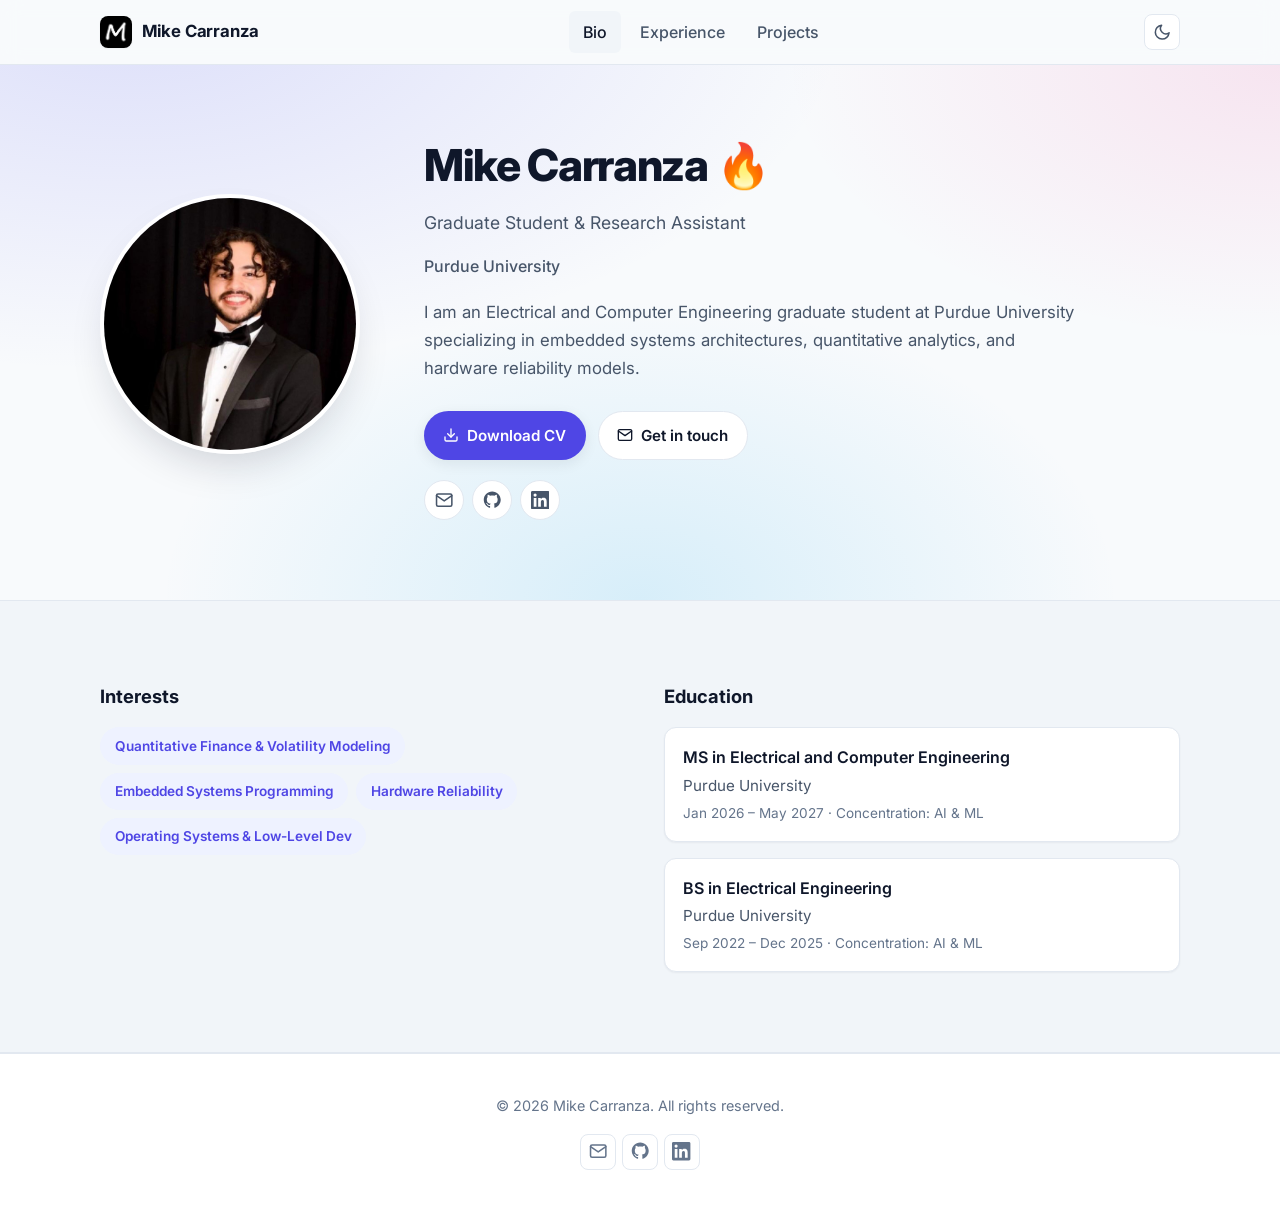
<file: index.html>
<!doctype html>
<html lang="en">
  <head>
    <meta charset="utf-8" />
    <meta name="viewport" content="width=device-width, initial-scale=1" />
    <title>Mike Carranza — Graduate Student & Research Assistant</title>
    <meta
      name="description"
      content="Personal site of Mike (Jose) Carranza — Electrical and Computer Engineering graduate student at Purdue University working on embedded systems, quantitative analytics, and hardware reliability."
    />
    <meta name="author" content="Mike Carranza" />
    <meta name="theme-color" content="#4f46e5" />
    <link rel="icon" type="image/png" href="assets/img/logo.png?v=2" />
    <link rel="apple-touch-icon" href="assets/img/logo.png?v=2" />
    <link rel="shortcut icon" href="assets/img/logo.png?v=2" />
    <link rel="preconnect" href="https://fonts.googleapis.com" />
    <link rel="preconnect" href="https://fonts.gstatic.com" crossorigin />
    <link
      rel="stylesheet"
      href="https://fonts.googleapis.com/css2?family=Inter:wght@400;500;600;700;800&display=swap"
    />
    <link rel="stylesheet" href="assets/css/style.css?v=2" />
    <meta property="og:type" content="profile" />
    <meta property="og:title" content="Mike Carranza" />
    <meta
      property="og:description"
      content="ECE graduate student at Purdue University — embedded systems, quantitative analytics, and hardware reliability."
    />
    <script src="assets/js/main.js?v=2" defer></script>
  </head>
  <body>
    <a href="#main" class="sr-only">Skip to content</a>

    <header class="site-header">
      <div class="container">
        <nav class="nav" aria-label="Primary" data-nav>
          <a href="index.html" class="brand">
            <img
              class="brand-mark"
              src="assets/img/logo.png?v=2"
              alt=""
              width="32"
              height="32"
            />
            <span>Mike Carranza</span>
          </a>

          <ul class="nav-links">
            <li><a href="index.html">Bio</a></li>
            <li><a href="experience.html">Experience</a></li>
            <li><a href="projects.html">Projects</a></li>
          </ul>

          <div class="nav-actions">
            <button
              class="icon-btn theme-toggle"
              type="button"
              data-theme-toggle
              aria-label="Toggle color theme"
              title="Toggle theme"
            >
              <svg
                class="icon-moon"
                viewBox="0 0 24 24"
                fill="none"
                stroke="currentColor"
                stroke-width="2"
                stroke-linecap="round"
                stroke-linejoin="round"
                aria-hidden="true"
              >
                <path d="M21 12.79A9 9 0 1 1 11.21 3 7 7 0 0 0 21 12.79z" />
              </svg>
              <svg
                class="icon-sun"
                viewBox="0 0 24 24"
                fill="none"
                stroke="currentColor"
                stroke-width="2"
                stroke-linecap="round"
                stroke-linejoin="round"
                aria-hidden="true"
              >
                <circle cx="12" cy="12" r="4" />
                <path
                  d="M12 2v2M12 20v2M4.93 4.93l1.41 1.41M17.66 17.66l1.41 1.41M2 12h2M20 12h2M4.93 19.07l1.41-1.41M17.66 6.34l1.41-1.41"
                />
              </svg>
            </button>

            <button
              class="icon-btn menu-btn"
              type="button"
              data-menu-toggle
              aria-label="Toggle navigation menu"
              aria-controls="mobile-menu"
              aria-expanded="false"
            >
              <svg
                viewBox="0 0 24 24"
                fill="none"
                stroke="currentColor"
                stroke-width="2"
                stroke-linecap="round"
                stroke-linejoin="round"
                aria-hidden="true"
              >
                <path d="M3 6h18M3 12h18M3 18h18" />
              </svg>
            </button>
          </div>
        </nav>

        <div
          class="mobile-menu"
          id="mobile-menu"
          data-mobile-menu
          data-nav
        >
          <ul>
            <li><a href="index.html">Bio</a></li>
            <li><a href="experience.html">Experience</a></li>
            <li><a href="projects.html">Projects</a></li>
          </ul>
        </div>
      </div>
    </header>

    <main id="main">
      <section class="hero" aria-labelledby="hero-name">
        <div class="container">
          <div class="hero-grid">
            <img
              class="avatar"
              src="assets/img/me.jpg"
              alt="Portrait of Mike Carranza"
              width="260"
              height="260"
            />

            <div class="hero-body">
              <h1 id="hero-name" class="hero-name">
                Mike Carranza <span aria-hidden="true">🔥</span>
              </h1>
              <p class="hero-role">Graduate Student &amp; Research Assistant</p>
              <p class="hero-affiliation">
                <a
                  href="https://www.purdue.edu/"
                  target="_blank"
                  rel="noopener"
                  >Purdue University</a
                >
              </p>

              <p class="hero-bio">
                I am an Electrical and Computer Engineering graduate student at
                Purdue University specializing in embedded systems
                architectures, quantitative analytics, and hardware reliability
                models.
              </p>

              <div class="hero-actions">
                <a
                  class="btn btn-primary"
                  href="assets/files/resume.pdf"
                  target="_blank"
                  rel="noopener"
                >
                  <svg
                    viewBox="0 0 24 24"
                    fill="none"
                    stroke="currentColor"
                    stroke-width="2"
                    stroke-linecap="round"
                    stroke-linejoin="round"
                    aria-hidden="true"
                  >
                    <path d="M21 15v4a2 2 0 0 1-2 2H5a2 2 0 0 1-2-2v-4" />
                    <polyline points="7 10 12 15 17 10" />
                    <line x1="12" y1="15" x2="12" y2="3" />
                  </svg>
                  Download CV
                </a>

                <a
                  class="btn btn-ghost"
                  href="mailto:jmcarranzae@gmail.com"
                >
                  <svg
                    viewBox="0 0 24 24"
                    fill="none"
                    stroke="currentColor"
                    stroke-width="2"
                    stroke-linecap="round"
                    stroke-linejoin="round"
                    aria-hidden="true"
                  >
                    <path d="M4 4h16c1.1 0 2 .9 2 2v12c0 1.1-.9 2-2 2H4c-1.1 0-2-.9-2-2V6c0-1.1.9-2 2-2z" />
                    <polyline points="22,6 12,13 2,6" />
                  </svg>
                  Get in touch
                </a>
              </div>

              <ul class="social-list" aria-label="Social links">
                <li>
                  <a
                    href="mailto:jmcarranzae@gmail.com"
                    aria-label="Email"
                    title="Email"
                  >
                    <svg
                      viewBox="0 0 24 24"
                      fill="none"
                      stroke="currentColor"
                      stroke-width="2"
                      stroke-linecap="round"
                      stroke-linejoin="round"
                      aria-hidden="true"
                    >
                      <path d="M4 4h16c1.1 0 2 .9 2 2v12c0 1.1-.9 2-2 2H4c-1.1 0-2-.9-2-2V6c0-1.1.9-2 2-2z" />
                      <polyline points="22,6 12,13 2,6" />
                    </svg>
                  </a>
                </li>
                <li>
                  <a
                    href="https://github.com/chepemike25"
                    target="_blank"
                    rel="noopener"
                    aria-label="GitHub"
                    title="GitHub"
                  >
                    <svg
                      viewBox="0 0 24 24"
                      fill="currentColor"
                      aria-hidden="true"
                    >
                      <path
                        d="M12 .5C5.73.5.99 5.24.99 11.51c0 4.86 3.15 8.98 7.53 10.44.55.1.75-.24.75-.53 0-.26-.01-.95-.02-1.86-3.06.66-3.71-1.48-3.71-1.48-.5-1.27-1.22-1.61-1.22-1.61-1-.68.08-.67.08-.67 1.11.08 1.69 1.14 1.69 1.14.98 1.69 2.58 1.2 3.21.92.1-.71.39-1.2.71-1.48-2.45-.28-5.02-1.22-5.02-5.44 0-1.2.43-2.18 1.14-2.95-.12-.28-.5-1.42.11-2.96 0 0 .93-.3 3.05 1.13.88-.24 1.83-.36 2.77-.36.94 0 1.89.12 2.77.36 2.12-1.43 3.05-1.13 3.05-1.13.61 1.54.23 2.68.11 2.96.71.77 1.14 1.75 1.14 2.95 0 4.23-2.58 5.15-5.03 5.42.4.34.75 1.02.75 2.05 0 1.48-.01 2.68-.01 3.05 0 .29.2.64.76.53 4.37-1.46 7.52-5.58 7.52-10.43C23.01 5.24 18.27.5 12 .5z"
                      />
                    </svg>
                  </a>
                </li>
                <li>
                  <a
                    href="https://www.linkedin.com/in/mikecarranza/"
                    target="_blank"
                    rel="noopener"
                    aria-label="LinkedIn"
                    title="LinkedIn"
                  >
                    <svg
                      viewBox="0 0 24 24"
                      fill="currentColor"
                      aria-hidden="true"
                    >
                      <path
                        d="M20.45 20.45h-3.55v-5.57c0-1.33-.03-3.05-1.86-3.05-1.86 0-2.15 1.45-2.15 2.95v5.67H9.35V9h3.41v1.56h.05c.47-.9 1.63-1.85 3.36-1.85 3.6 0 4.27 2.37 4.27 5.45v6.29zM5.34 7.43a2.06 2.06 0 1 1 0-4.13 2.06 2.06 0 0 1 0 4.13zM7.12 20.45H3.56V9h3.56v11.45zM22.22 0H1.77C.79 0 0 .77 0 1.72v20.56C0 23.23.79 24 1.77 24h20.45C23.2 24 24 23.23 24 22.28V1.72C24 .77 23.2 0 22.22 0z"
                      />
                    </svg>
                  </a>
                </li>
              </ul>
            </div>
          </div>
        </div>
      </section>

      <section id="about" class="section-alt">
        <div class="container">
          <div class="info-grid">
            <div class="info-card">
              <h3>Interests</h3>
              <ul class="chip-list">
                <li class="chip">Quantitative Finance &amp; Volatility Modeling</li>
                <li class="chip">Embedded Systems Programming</li>
                <li class="chip">Hardware Reliability</li>
                <li class="chip">Operating Systems &amp; Low-Level Dev</li>
              </ul>
            </div>

            <div class="info-card">
              <h3>Education</h3>
              <ul class="education-list">
                <li>
                  <p class="degree">MS in Electrical and Computer Engineering</p>
                  <p class="school">Purdue University</p>
                  <span class="meta"
                    >Jan 2026 – May 2027 · Concentration: AI &amp; ML</span
                  >
                </li>
                <li>
                  <p class="degree">BS in Electrical Engineering</p>
                  <p class="school">Purdue University</p>
                  <span class="meta"
                    >Sep 2022 – Dec 2025 · Concentration: AI &amp; ML</span
                  >
                </li>
              </ul>
            </div>
          </div>
        </div>
      </section>
    </main>

    <footer class="site-footer">
      <div class="container">
        <div class="footer-grid">
          <p>
            &copy; <span data-year>2026</span> Mike Carranza. All rights
            reserved.
          </p>
          <div class="footer-social" aria-label="Contact">
            <a
              href="mailto:jmcarranzae@gmail.com"
              class="icon-btn"
              aria-label="Email"
            >
              <svg
                viewBox="0 0 24 24"
                fill="none"
                stroke="currentColor"
                stroke-width="2"
                stroke-linecap="round"
                stroke-linejoin="round"
                aria-hidden="true"
              >
                <path d="M4 4h16c1.1 0 2 .9 2 2v12c0 1.1-.9 2-2 2H4c-1.1 0-2-.9-2-2V6c0-1.1.9-2 2-2z" />
                <polyline points="22,6 12,13 2,6" />
              </svg>
            </a>
            <a
              href="https://github.com/chepemike25"
              target="_blank"
              rel="noopener"
              class="icon-btn"
              aria-label="GitHub"
            >
              <svg viewBox="0 0 24 24" fill="currentColor" aria-hidden="true">
                <path
                  d="M12 .5C5.73.5.99 5.24.99 11.51c0 4.86 3.15 8.98 7.53 10.44.55.1.75-.24.75-.53 0-.26-.01-.95-.02-1.86-3.06.66-3.71-1.48-3.71-1.48-.5-1.27-1.22-1.61-1.22-1.61-1-.68.08-.67.08-.67 1.11.08 1.69 1.14 1.69 1.14.98 1.69 2.58 1.2 3.21.92.1-.71.39-1.2.71-1.48-2.45-.28-5.02-1.22-5.02-5.44 0-1.2.43-2.18 1.14-2.95-.12-.28-.5-1.42.11-2.96 0 0 .93-.3 3.05 1.13.88-.24 1.83-.36 2.77-.36.94 0 1.89.12 2.77.36 2.12-1.43 3.05-1.13 3.05-1.13.61 1.54.23 2.68.11 2.96.71.77 1.14 1.75 1.14 2.95 0 4.23-2.58 5.15-5.03 5.42.4.34.75 1.02.75 2.05 0 1.48-.01 2.68-.01 3.05 0 .29.2.64.76.53 4.37-1.46 7.52-5.58 7.52-10.43C23.01 5.24 18.27.5 12 .5z"
                />
              </svg>
            </a>
            <a
              href="https://www.linkedin.com/in/mikecarranza/"
              target="_blank"
              rel="noopener"
              class="icon-btn"
              aria-label="LinkedIn"
            >
              <svg viewBox="0 0 24 24" fill="currentColor" aria-hidden="true">
                <path
                  d="M20.45 20.45h-3.55v-5.57c0-1.33-.03-3.05-1.86-3.05-1.86 0-2.15 1.45-2.15 2.95v5.67H9.35V9h3.41v1.56h.05c.47-.9 1.63-1.85 3.36-1.85 3.6 0 4.27 2.37 4.27 5.45v6.29zM5.34 7.43a2.06 2.06 0 1 1 0-4.13 2.06 2.06 0 0 1 0 4.13zM7.12 20.45H3.56V9h3.56v11.45zM22.22 0H1.77C.79 0 0 .77 0 1.72v20.56C0 23.23.79 24 1.77 24h20.45C23.2 24 24 23.23 24 22.28V1.72C24 .77 23.2 0 22.22 0z"
                />
              </svg>
            </a>
          </div>
        </div>
      </div>
    </footer>
  </body>
</html>
</file>
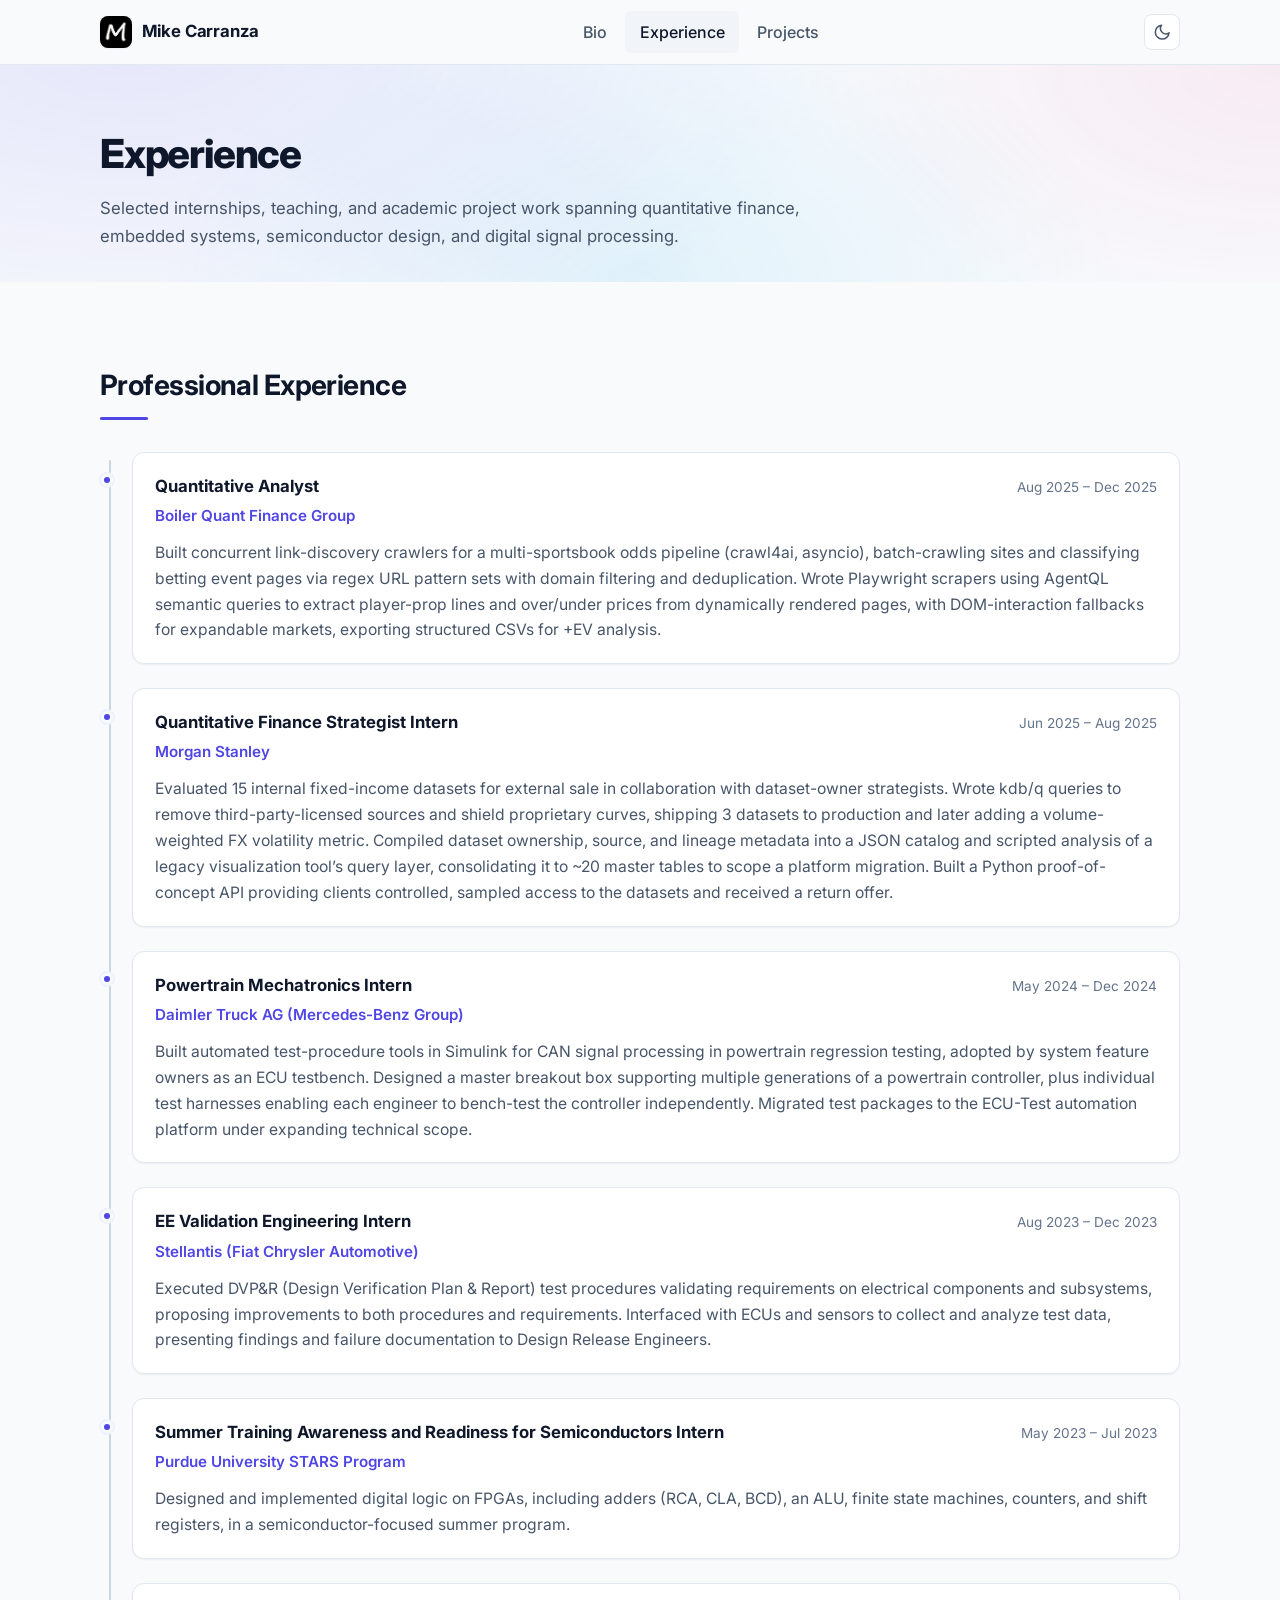
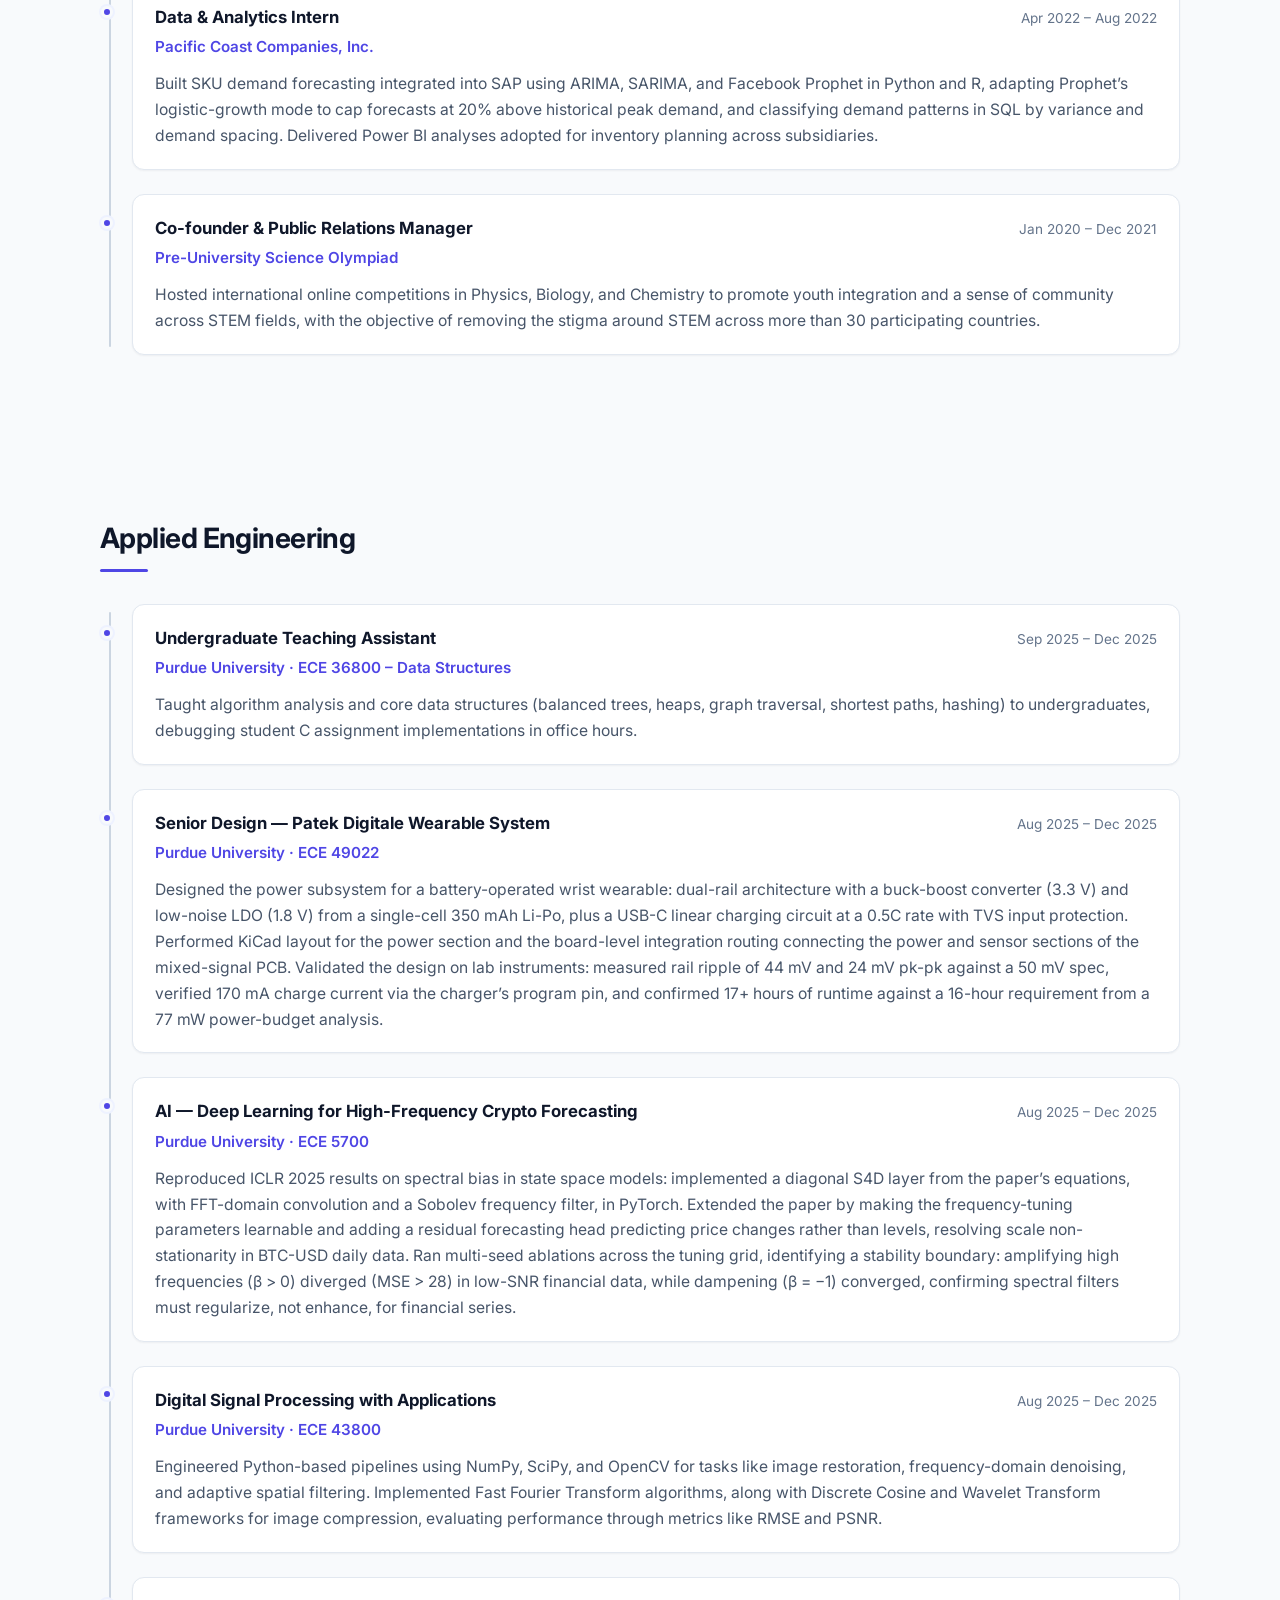
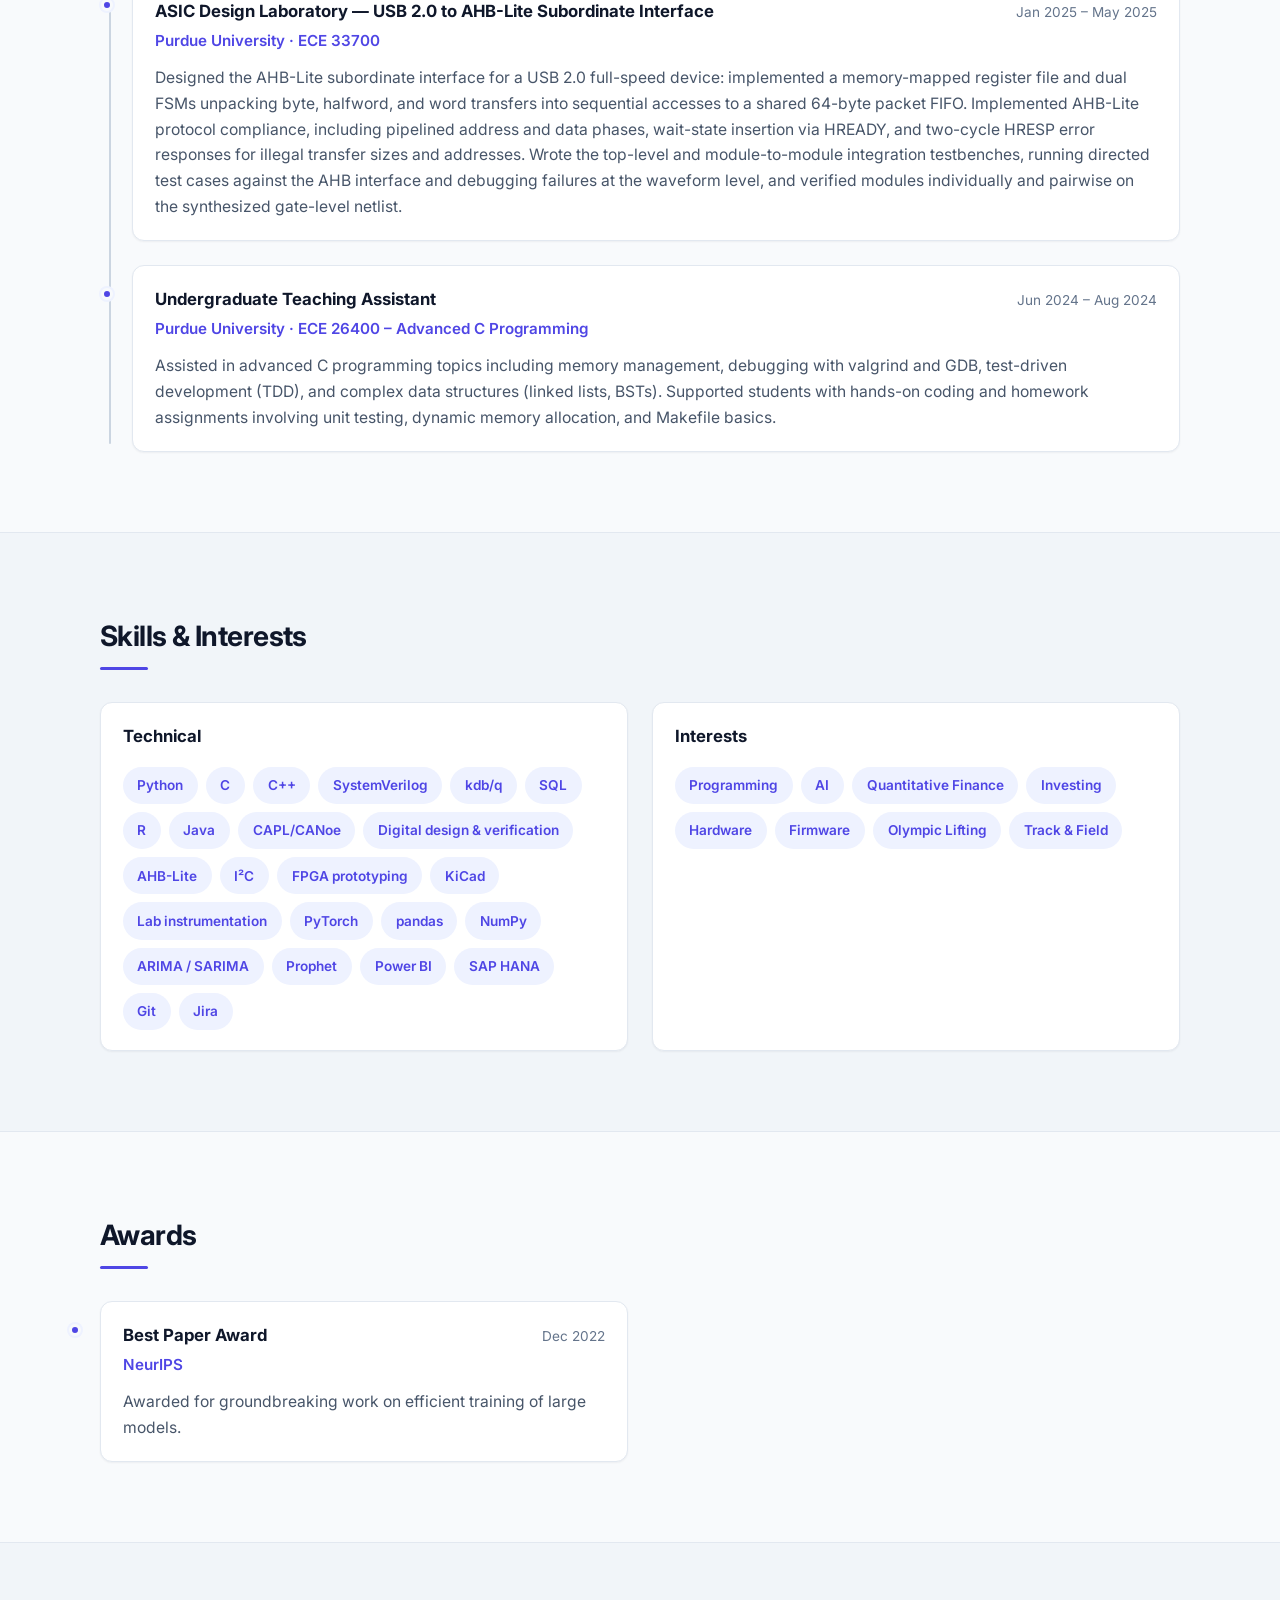
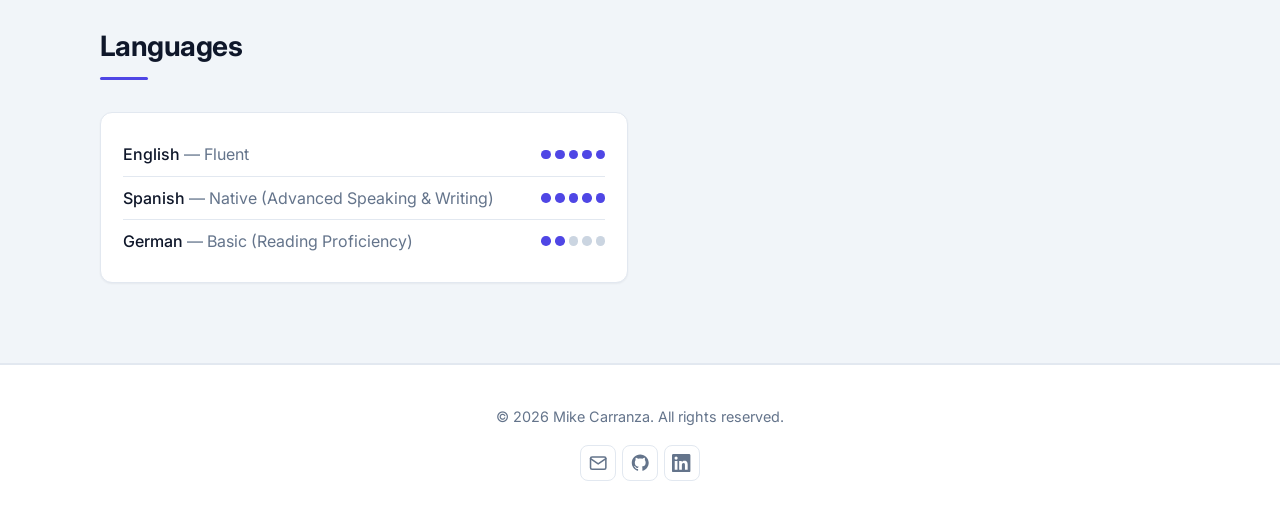
<file: experience.html>
<!doctype html>
<html lang="en">
  <head>
    <meta charset="utf-8" />
    <meta name="viewport" content="width=device-width, initial-scale=1" />
    <title>Experience — Mike Carranza</title>
    <meta
      name="description"
      content="Applied engineering and professional experience of Mike Carranza — internships at Morgan Stanley, Daimler Truck, Stellantis, Pacific Coast, and academic teaching and research at Purdue."
    />
    <meta name="theme-color" content="#4f46e5" />
    <link rel="icon" type="image/png" href="assets/img/logo.png?v=2" />
    <link rel="apple-touch-icon" href="assets/img/logo.png?v=2" />
    <link rel="shortcut icon" href="assets/img/logo.png?v=2" />
    <link rel="preconnect" href="https://fonts.googleapis.com" />
    <link rel="preconnect" href="https://fonts.gstatic.com" crossorigin />
    <link
      rel="stylesheet"
      href="https://fonts.googleapis.com/css2?family=Inter:wght@400;500;600;700;800&display=swap"
    />
    <link rel="stylesheet" href="assets/css/style.css?v=2" />
    <script src="assets/js/main.js?v=2" defer></script>
  </head>
  <body>
    <a href="#main" class="sr-only">Skip to content</a>

    <header class="site-header">
      <div class="container">
        <nav class="nav" aria-label="Primary" data-nav>
          <a href="index.html" class="brand">
            <img
              class="brand-mark"
              src="assets/img/logo.png?v=2"
              alt=""
              width="32"
              height="32"
            />
            <span>Mike Carranza</span>
          </a>

          <ul class="nav-links">
            <li><a href="index.html">Bio</a></li>
            <li><a href="experience.html">Experience</a></li>
            <li><a href="projects.html">Projects</a></li>
          </ul>

          <div class="nav-actions">
            <button
              class="icon-btn theme-toggle"
              type="button"
              data-theme-toggle
              aria-label="Toggle color theme"
              title="Toggle theme"
            >
              <svg
                class="icon-moon"
                viewBox="0 0 24 24"
                fill="none"
                stroke="currentColor"
                stroke-width="2"
                stroke-linecap="round"
                stroke-linejoin="round"
                aria-hidden="true"
              >
                <path d="M21 12.79A9 9 0 1 1 11.21 3 7 7 0 0 0 21 12.79z" />
              </svg>
              <svg
                class="icon-sun"
                viewBox="0 0 24 24"
                fill="none"
                stroke="currentColor"
                stroke-width="2"
                stroke-linecap="round"
                stroke-linejoin="round"
                aria-hidden="true"
              >
                <circle cx="12" cy="12" r="4" />
                <path
                  d="M12 2v2M12 20v2M4.93 4.93l1.41 1.41M17.66 17.66l1.41 1.41M2 12h2M20 12h2M4.93 19.07l1.41-1.41M17.66 6.34l1.41-1.41"
                />
              </svg>
            </button>

            <button
              class="icon-btn menu-btn"
              type="button"
              data-menu-toggle
              aria-label="Toggle navigation menu"
              aria-controls="mobile-menu"
              aria-expanded="false"
            >
              <svg
                viewBox="0 0 24 24"
                fill="none"
                stroke="currentColor"
                stroke-width="2"
                stroke-linecap="round"
                stroke-linejoin="round"
                aria-hidden="true"
              >
                <path d="M3 6h18M3 12h18M3 18h18" />
              </svg>
            </button>
          </div>
        </nav>

        <div
          class="mobile-menu"
          id="mobile-menu"
          data-mobile-menu
          data-nav
        >
          <ul>
            <li><a href="index.html">Bio</a></li>
            <li><a href="experience.html">Experience</a></li>
            <li><a href="projects.html">Projects</a></li>
          </ul>
        </div>
      </div>
    </header>

    <main id="main">
      <section class="page-hero">
        <div class="container">
          <h1 class="page-title">Experience</h1>
          <p class="page-lede">
            Selected internships, teaching, and academic project work spanning
            quantitative finance, embedded systems, semiconductor design, and
            digital signal processing.
          </p>
        </div>
      </section>

      <section>
        <div class="container">
          <h2 class="section-title">Professional Experience</h2>

          <ol class="timeline">
            <li class="timeline-item">
              <div class="timeline-head">
                <div>
                  <p class="timeline-role">Quantitative Analyst</p>
                  <p class="timeline-org">Boiler Quant Finance Group</p>
                </div>
                <span class="timeline-dates">Aug 2025 – Dec 2025</span>
              </div>
              <p class="desc">
                Built concurrent link-discovery crawlers for a multi-sportsbook
                odds pipeline (crawl4ai, asyncio), batch-crawling sites and
                classifying betting event pages via regex URL pattern sets with
                domain filtering and deduplication. Wrote Playwright scrapers
                using AgentQL semantic queries to extract player-prop lines and
                over/under prices from dynamically rendered pages, with
                DOM-interaction fallbacks for expandable markets, exporting
                structured CSVs for +EV analysis.
              </p>
            </li>

            <li class="timeline-item">
              <div class="timeline-head">
                <div>
                  <p class="timeline-role">Quantitative Finance Strategist Intern</p>
                  <p class="timeline-org">Morgan Stanley</p>
                </div>
                <span class="timeline-dates">Jun 2025 – Aug 2025</span>
              </div>
              <p class="desc">
                Evaluated 15 internal fixed-income datasets for external sale
                in collaboration with dataset-owner strategists. Wrote kdb/q
                queries to remove third-party-licensed sources and shield
                proprietary curves, shipping 3 datasets to production and
                later adding a volume-weighted FX volatility metric. Compiled
                dataset ownership, source, and lineage metadata into a JSON
                catalog and scripted analysis of a legacy visualization
                tool&rsquo;s query layer, consolidating it to ~20 master
                tables to scope a platform migration. Built a Python
                proof-of-concept API providing clients controlled, sampled
                access to the datasets and received a return offer.
              </p>
            </li>

            <li class="timeline-item">
              <div class="timeline-head">
                <div>
                  <p class="timeline-role">Powertrain Mechatronics Intern</p>
                  <p class="timeline-org">
                    Daimler Truck AG (Mercedes-Benz Group)
                  </p>
                </div>
                <span class="timeline-dates">May 2024 – Dec 2024</span>
              </div>
              <p class="desc">
                Built automated test-procedure tools in Simulink for CAN
                signal processing in powertrain regression testing, adopted
                by system feature owners as an ECU testbench. Designed a
                master breakout box supporting multiple generations of a
                powertrain controller, plus individual test harnesses enabling
                each engineer to bench-test the controller independently.
                Migrated test packages to the ECU-Test automation platform
                under expanding technical scope.
              </p>
            </li>

            <li class="timeline-item">
              <div class="timeline-head">
                <div>
                  <p class="timeline-role">EE Validation Engineering Intern</p>
                  <p class="timeline-org">
                    Stellantis (Fiat Chrysler Automotive)
                  </p>
                </div>
                <span class="timeline-dates">Aug 2023 – Dec 2023</span>
              </div>
              <p class="desc">
                Executed DVP&amp;R (Design Verification Plan &amp; Report)
                test procedures validating requirements on electrical
                components and subsystems, proposing improvements to both
                procedures and requirements. Interfaced with ECUs and sensors
                to collect and analyze test data, presenting findings and
                failure documentation to Design Release Engineers.
              </p>
            </li>

            <li class="timeline-item">
              <div class="timeline-head">
                <div>
                  <p class="timeline-role">
                    Summer Training Awareness and Readiness for Semiconductors
                    Intern
                  </p>
                  <p class="timeline-org">Purdue University STARS Program</p>
                </div>
                <span class="timeline-dates">May 2023 – Jul 2023</span>
              </div>
              <p class="desc">
                Designed and implemented digital logic on FPGAs, including
                adders (RCA, CLA, BCD), an ALU, finite state machines,
                counters, and shift registers, in a semiconductor-focused
                summer program.
              </p>
            </li>

            <li class="timeline-item">
              <div class="timeline-head">
                <div>
                  <p class="timeline-role">Data &amp; Analytics Intern</p>
                  <p class="timeline-org">Pacific Coast Companies, Inc.</p>
                </div>
                <span class="timeline-dates">Apr 2022 – Aug 2022</span>
              </div>
              <p class="desc">
                Built SKU demand forecasting integrated into SAP using ARIMA,
                SARIMA, and Facebook Prophet in Python and R, adapting
                Prophet&rsquo;s logistic-growth mode to cap forecasts at 20%
                above historical peak demand, and classifying demand patterns
                in SQL by variance and demand spacing. Delivered Power BI
                analyses adopted for inventory planning across subsidiaries.
              </p>
            </li>

            <li class="timeline-item">
              <div class="timeline-head">
                <div>
                  <p class="timeline-role">
                    Co-founder &amp; Public Relations Manager
                  </p>
                  <p class="timeline-org">Pre-University Science Olympiad</p>
                </div>
                <span class="timeline-dates">Jan 2020 – Dec 2021</span>
              </div>
              <p class="desc">
                Hosted international online competitions in Physics, Biology,
                and Chemistry to promote youth integration and a sense of
                community across STEM fields, with the objective of removing
                the stigma around STEM across more than 30 participating
                countries.
              </p>
            </li>
          </ol>
        </div>
      </section>

      <section>
        <div class="container">
          <h2 class="section-title">Applied Engineering</h2>

          <ol class="timeline">
            <li class="timeline-item">
              <div class="timeline-head">
                <div>
                  <p class="timeline-role">Undergraduate Teaching Assistant</p>
                  <p class="timeline-org">
                    Purdue University · ECE 36800 – Data Structures
                  </p>
                </div>
                <span class="timeline-dates">Sep 2025 – Dec 2025</span>
              </div>
              <p class="desc">
                Taught algorithm analysis and core data structures (balanced
                trees, heaps, graph traversal, shortest paths, hashing) to
                undergraduates, debugging student C assignment implementations
                in office hours.
              </p>
            </li>

            <li class="timeline-item">
              <div class="timeline-head">
                <div>
                  <p class="timeline-role">
                    Senior Design — Patek Digitale Wearable System
                  </p>
                  <p class="timeline-org">
                    Purdue University · ECE 49022
                  </p>
                </div>
                <span class="timeline-dates">Aug 2025 – Dec 2025</span>
              </div>
              <p class="desc">
                Designed the power subsystem for a battery-operated wrist
                wearable: dual-rail architecture with a buck-boost converter
                (3.3&nbsp;V) and low-noise LDO (1.8&nbsp;V) from a single-cell
                350&nbsp;mAh Li-Po, plus a USB-C linear charging circuit at a
                0.5C rate with TVS input protection. Performed KiCad layout
                for the power section and the board-level integration routing
                connecting the power and sensor sections of the mixed-signal
                PCB. Validated the design on lab instruments: measured rail
                ripple of 44&nbsp;mV and 24&nbsp;mV pk-pk against a 50&nbsp;mV
                spec, verified 170&nbsp;mA charge current via the charger&rsquo;s
                program pin, and confirmed 17+ hours of runtime against a
                16-hour requirement from a 77&nbsp;mW power-budget analysis.
              </p>
            </li>

            <li class="timeline-item">
              <div class="timeline-head">
                <div>
                  <p class="timeline-role">
                    AI — Deep Learning for High-Frequency Crypto Forecasting
                  </p>
                  <p class="timeline-org">Purdue University · ECE 5700</p>
                </div>
                <span class="timeline-dates">Aug 2025 – Dec 2025</span>
              </div>
              <p class="desc">
                Reproduced ICLR 2025 results on spectral bias in state space
                models: implemented a diagonal S4D layer from the paper&rsquo;s
                equations, with FFT-domain convolution and a Sobolev frequency
                filter, in PyTorch. Extended the paper by making the
                frequency-tuning parameters learnable and adding a residual
                forecasting head predicting price changes rather than levels,
                resolving scale non-stationarity in BTC-USD daily data. Ran
                multi-seed ablations across the tuning grid, identifying a
                stability boundary: amplifying high frequencies (&beta; &gt; 0)
                diverged (MSE &gt; 28) in low-SNR financial data, while
                dampening (&beta; = &minus;1) converged, confirming spectral
                filters must regularize, not enhance, for financial series.
              </p>
            </li>

            <li class="timeline-item">
              <div class="timeline-head">
                <div>
                  <p class="timeline-role">
                    Digital Signal Processing with Applications
                  </p>
                  <p class="timeline-org">Purdue University · ECE 43800</p>
                </div>
                <span class="timeline-dates">Aug 2025 – Dec 2025</span>
              </div>
              <p class="desc">
                Engineered Python-based pipelines using NumPy, SciPy, and
                OpenCV for tasks like image restoration, frequency-domain
                denoising, and adaptive spatial filtering. Implemented Fast
                Fourier Transform algorithms, along with Discrete Cosine and
                Wavelet Transform frameworks for image compression, evaluating
                performance through metrics like RMSE and PSNR.
              </p>
            </li>

            <li class="timeline-item">
              <div class="timeline-head">
                <div>
                  <p class="timeline-role">
                    ASIC Design Laboratory — USB 2.0 to AHB-Lite Subordinate
                    Interface
                  </p>
                  <p class="timeline-org">Purdue University · ECE 33700</p>
                </div>
                <span class="timeline-dates">Jan 2025 – May 2025</span>
              </div>
              <p class="desc">
                Designed the AHB-Lite subordinate interface for a USB 2.0
                full-speed device: implemented a memory-mapped register file
                and dual FSMs unpacking byte, halfword, and word transfers
                into sequential accesses to a shared 64-byte packet FIFO.
                Implemented AHB-Lite protocol compliance, including pipelined
                address and data phases, wait-state insertion via HREADY, and
                two-cycle HRESP error responses for illegal transfer sizes and
                addresses. Wrote the top-level and module-to-module
                integration testbenches, running directed test cases against
                the AHB interface and debugging failures at the waveform
                level, and verified modules individually and pairwise on the
                synthesized gate-level netlist.
              </p>
            </li>

            <li class="timeline-item">
              <div class="timeline-head">
                <div>
                  <p class="timeline-role">Undergraduate Teaching Assistant</p>
                  <p class="timeline-org">
                    Purdue University · ECE 26400 – Advanced C Programming
                  </p>
                </div>
                <span class="timeline-dates">Jun 2024 – Aug 2024</span>
              </div>
              <p class="desc">
                Assisted in advanced C programming topics including memory
                management, debugging with valgrind and GDB, test-driven
                development (TDD), and complex data structures (linked lists,
                BSTs). Supported students with hands-on coding and homework
                assignments involving unit testing, dynamic memory allocation,
                and Makefile basics.
              </p>
            </li>
          </ol>
        </div>
      </section>

      <section class="section-alt">
        <div class="container">
          <h2 class="section-title">Skills &amp; Interests</h2>

          <div class="grid-2">
            <div class="skill-group">
              <h3>Technical</h3>
              <ul class="chip-list">
                <li class="chip">Python</li>
                <li class="chip">C</li>
                <li class="chip">C++</li>
                <li class="chip">SystemVerilog</li>
                <li class="chip">kdb/q</li>
                <li class="chip">SQL</li>
                <li class="chip">R</li>
                <li class="chip">Java</li>
                <li class="chip">CAPL/CANoe</li>
                <li class="chip">Digital design &amp; verification</li>
                <li class="chip">AHB-Lite</li>
                <li class="chip">I²C</li>
                <li class="chip">FPGA prototyping</li>
                <li class="chip">KiCad</li>
                <li class="chip">Lab instrumentation</li>
                <li class="chip">PyTorch</li>
                <li class="chip">pandas</li>
                <li class="chip">NumPy</li>
                <li class="chip">ARIMA / SARIMA</li>
                <li class="chip">Prophet</li>
                <li class="chip">Power BI</li>
                <li class="chip">SAP HANA</li>
                <li class="chip">Git</li>
                <li class="chip">Jira</li>
              </ul>
            </div>

            <div class="skill-group">
              <h3>Interests</h3>
              <ul class="chip-list">
                <li class="chip">Programming</li>
                <li class="chip">AI</li>
                <li class="chip">Quantitative Finance</li>
                <li class="chip">Investing</li>
                <li class="chip">Hardware</li>
                <li class="chip">Firmware</li>
                <li class="chip">Olympic Lifting</li>
                <li class="chip">Track &amp; Field</li>
              </ul>
            </div>
          </div>
        </div>
      </section>

      <section>
        <div class="container">
          <h2 class="section-title">Awards</h2>
          <div class="grid-2">
            <article class="timeline-item">
              <div class="timeline-head">
                <div>
                  <p class="timeline-role">Best Paper Award</p>
                  <p class="timeline-org">NeurIPS</p>
                </div>
                <span class="timeline-dates">Dec 2022</span>
              </div>
              <p class="desc">
                Awarded for groundbreaking work on efficient training of large
                models.
              </p>
            </article>
          </div>
        </div>
      </section>

      <section class="section-alt">
        <div class="container">
          <h2 class="section-title">Languages</h2>
          <div class="grid-2">
            <div class="skill-group">
              <div class="skill-row">
                <span class="skill-label">English <em style="color:var(--fg-subtle); font-style:normal; font-weight:400">— Fluent</em></span>
                <span
                  class="skill-dots"
                  role="img"
                  aria-label="Level 5 out of 5"
                >
                  <span class="on"></span><span class="on"></span
                  ><span class="on"></span><span class="on"></span
                  ><span class="on"></span>
                </span>
              </div>
              <div class="skill-row">
                <span class="skill-label">Spanish <em style="color:var(--fg-subtle); font-style:normal; font-weight:400">— Native (Advanced Speaking &amp; Writing)</em></span>
                <span
                  class="skill-dots"
                  role="img"
                  aria-label="Level 5 out of 5"
                >
                  <span class="on"></span><span class="on"></span
                  ><span class="on"></span><span class="on"></span
                  ><span class="on"></span>
                </span>
              </div>
              <div class="skill-row">
                <span class="skill-label">German <em style="color:var(--fg-subtle); font-style:normal; font-weight:400">— Basic (Reading Proficiency)</em></span>
                <span
                  class="skill-dots"
                  role="img"
                  aria-label="Level 2 out of 5"
                >
                  <span class="on"></span><span class="on"></span
                  ><span></span><span></span
                  ><span></span>
                </span>
              </div>
            </div>
          </div>
        </div>
      </section>
    </main>

    <footer class="site-footer">
      <div class="container">
        <div class="footer-grid">
          <p>
            &copy; <span data-year>2026</span> Mike Carranza. All rights
            reserved.
          </p>
          <div class="footer-social" aria-label="Contact">
            <a
              href="mailto:jmcarranzae@gmail.com"
              class="icon-btn"
              aria-label="Email"
            >
              <svg
                viewBox="0 0 24 24"
                fill="none"
                stroke="currentColor"
                stroke-width="2"
                stroke-linecap="round"
                stroke-linejoin="round"
                aria-hidden="true"
              >
                <path d="M4 4h16c1.1 0 2 .9 2 2v12c0 1.1-.9 2-2 2H4c-1.1 0-2-.9-2-2V6c0-1.1.9-2 2-2z" />
                <polyline points="22,6 12,13 2,6" />
              </svg>
            </a>
            <a
              href="https://github.com/chepemike25"
              target="_blank"
              rel="noopener"
              class="icon-btn"
              aria-label="GitHub"
            >
              <svg viewBox="0 0 24 24" fill="currentColor" aria-hidden="true">
                <path
                  d="M12 .5C5.73.5.99 5.24.99 11.51c0 4.86 3.15 8.98 7.53 10.44.55.1.75-.24.75-.53 0-.26-.01-.95-.02-1.86-3.06.66-3.71-1.48-3.71-1.48-.5-1.27-1.22-1.61-1.22-1.61-1-.68.08-.67.08-.67 1.11.08 1.69 1.14 1.69 1.14.98 1.69 2.58 1.2 3.21.92.1-.71.39-1.2.71-1.48-2.45-.28-5.02-1.22-5.02-5.44 0-1.2.43-2.18 1.14-2.95-.12-.28-.5-1.42.11-2.96 0 0 .93-.3 3.05 1.13.88-.24 1.83-.36 2.77-.36.94 0 1.89.12 2.77.36 2.12-1.43 3.05-1.13 3.05-1.13.61 1.54.23 2.68.11 2.96.71.77 1.14 1.75 1.14 2.95 0 4.23-2.58 5.15-5.03 5.42.4.34.75 1.02.75 2.05 0 1.48-.01 2.68-.01 3.05 0 .29.2.64.76.53 4.37-1.46 7.52-5.58 7.52-10.43C23.01 5.24 18.27.5 12 .5z"
                />
              </svg>
            </a>
            <a
              href="https://www.linkedin.com/in/mikecarranza/"
              target="_blank"
              rel="noopener"
              class="icon-btn"
              aria-label="LinkedIn"
            >
              <svg viewBox="0 0 24 24" fill="currentColor" aria-hidden="true">
                <path
                  d="M20.45 20.45h-3.55v-5.57c0-1.33-.03-3.05-1.86-3.05-1.86 0-2.15 1.45-2.15 2.95v5.67H9.35V9h3.41v1.56h.05c.47-.9 1.63-1.85 3.36-1.85 3.6 0 4.27 2.37 4.27 5.45v6.29zM5.34 7.43a2.06 2.06 0 1 1 0-4.13 2.06 2.06 0 0 1 0 4.13zM7.12 20.45H3.56V9h3.56v11.45zM22.22 0H1.77C.79 0 0 .77 0 1.72v20.56C0 23.23.79 24 1.77 24h20.45C23.2 24 24 23.23 24 22.28V1.72C24 .77 23.2 0 22.22 0z"
                />
              </svg>
            </a>
          </div>
        </div>
      </div>
    </footer>
  </body>
</html>
</file>
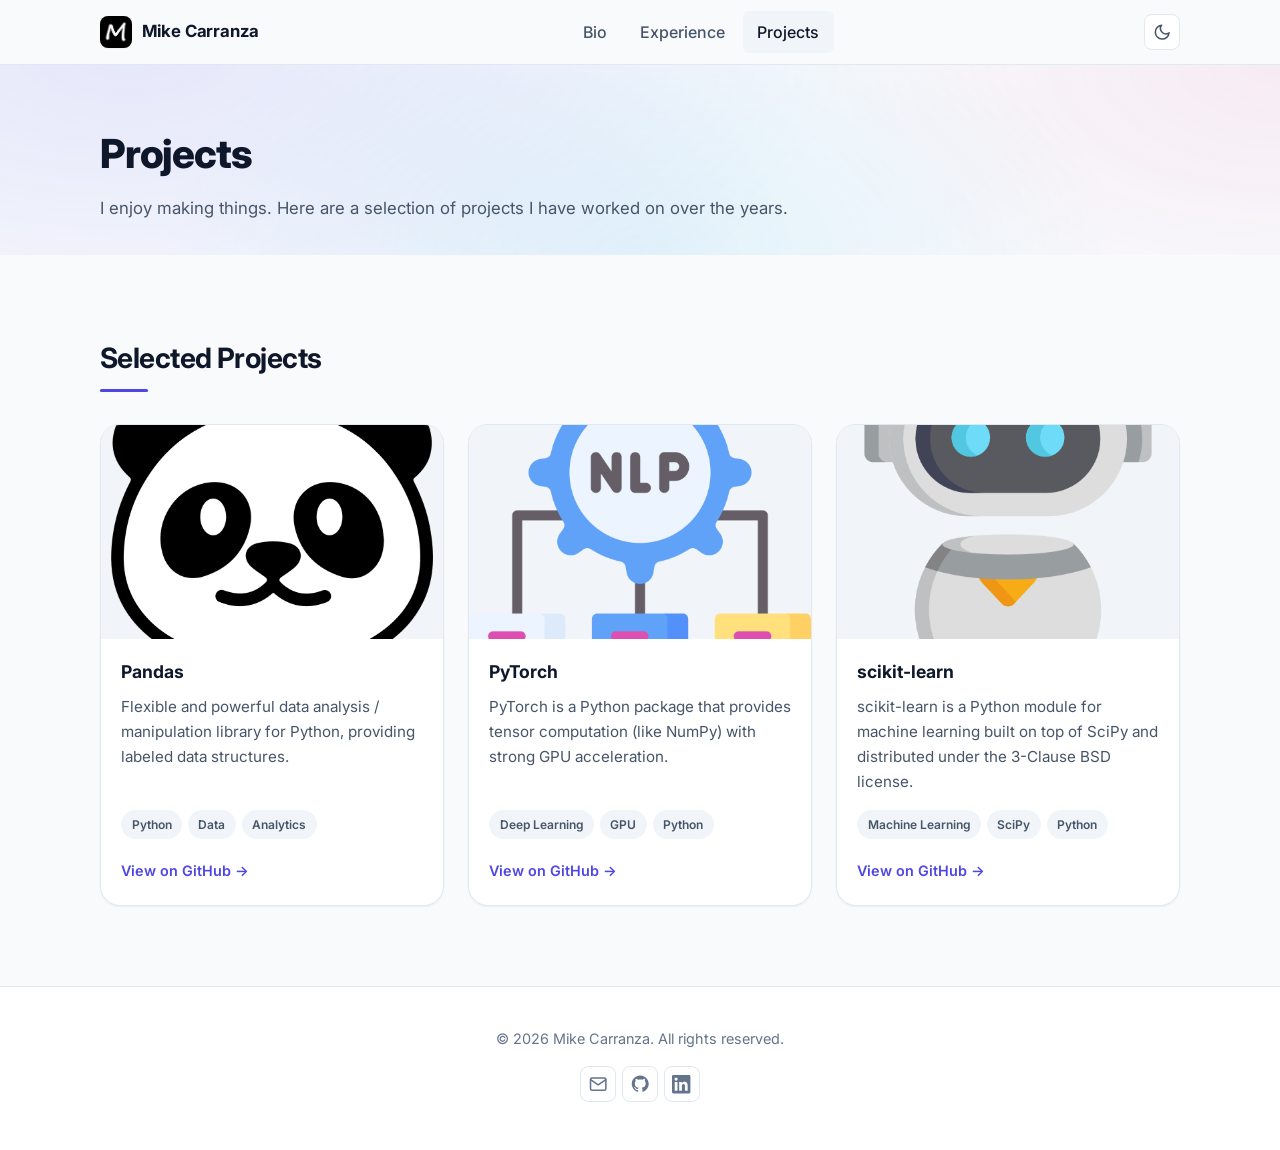
<file: projects.html>
<!doctype html>
<html lang="en">
  <head>
    <meta charset="utf-8" />
    <meta name="viewport" content="width=device-width, initial-scale=1" />
    <title>Projects — Mike Carranza</title>
    <meta
      name="description"
      content="A selection of projects I have worked on — covering data analysis, deep learning, and classical machine learning."
    />
    <meta name="theme-color" content="#4f46e5" />
    <link rel="icon" type="image/png" href="assets/img/logo.png?v=2" />
    <link rel="apple-touch-icon" href="assets/img/logo.png?v=2" />
    <link rel="shortcut icon" href="assets/img/logo.png?v=2" />
    <link rel="preconnect" href="https://fonts.googleapis.com" />
    <link rel="preconnect" href="https://fonts.gstatic.com" crossorigin />
    <link
      rel="stylesheet"
      href="https://fonts.googleapis.com/css2?family=Inter:wght@400;500;600;700;800&display=swap"
    />
    <link rel="stylesheet" href="assets/css/style.css?v=2" />
    <script src="assets/js/main.js?v=2" defer></script>
  </head>
  <body>
    <a href="#main" class="sr-only">Skip to content</a>

    <header class="site-header">
      <div class="container">
        <nav class="nav" aria-label="Primary" data-nav>
          <a href="index.html" class="brand">
            <img
              class="brand-mark"
              src="assets/img/logo.png?v=2"
              alt=""
              width="32"
              height="32"
            />
            <span>Mike Carranza</span>
          </a>

          <ul class="nav-links">
            <li><a href="index.html">Bio</a></li>
            <li><a href="experience.html">Experience</a></li>
            <li><a href="projects.html">Projects</a></li>
          </ul>

          <div class="nav-actions">
            <button
              class="icon-btn theme-toggle"
              type="button"
              data-theme-toggle
              aria-label="Toggle color theme"
              title="Toggle theme"
            >
              <svg
                class="icon-moon"
                viewBox="0 0 24 24"
                fill="none"
                stroke="currentColor"
                stroke-width="2"
                stroke-linecap="round"
                stroke-linejoin="round"
                aria-hidden="true"
              >
                <path d="M21 12.79A9 9 0 1 1 11.21 3 7 7 0 0 0 21 12.79z" />
              </svg>
              <svg
                class="icon-sun"
                viewBox="0 0 24 24"
                fill="none"
                stroke="currentColor"
                stroke-width="2"
                stroke-linecap="round"
                stroke-linejoin="round"
                aria-hidden="true"
              >
                <circle cx="12" cy="12" r="4" />
                <path
                  d="M12 2v2M12 20v2M4.93 4.93l1.41 1.41M17.66 17.66l1.41 1.41M2 12h2M20 12h2M4.93 19.07l1.41-1.41M17.66 6.34l1.41-1.41"
                />
              </svg>
            </button>

            <button
              class="icon-btn menu-btn"
              type="button"
              data-menu-toggle
              aria-label="Toggle navigation menu"
              aria-controls="mobile-menu"
              aria-expanded="false"
            >
              <svg
                viewBox="0 0 24 24"
                fill="none"
                stroke="currentColor"
                stroke-width="2"
                stroke-linecap="round"
                stroke-linejoin="round"
                aria-hidden="true"
              >
                <path d="M3 6h18M3 12h18M3 18h18" />
              </svg>
            </button>
          </div>
        </nav>

        <div
          class="mobile-menu"
          id="mobile-menu"
          data-mobile-menu
          data-nav
        >
          <ul>
            <li><a href="index.html">Bio</a></li>
            <li><a href="experience.html">Experience</a></li>
            <li><a href="projects.html">Projects</a></li>
          </ul>
        </div>
      </div>
    </header>

    <main id="main">
      <section class="page-hero">
        <div class="container">
          <h1 class="page-title">Projects</h1>
          <p class="page-lede">
            I enjoy making things. Here are a selection of projects I have
            worked on over the years.
          </p>
        </div>
      </section>

      <section>
        <div class="container">
          <h2 class="section-title">Selected Projects</h2>

          <div class="grid-3">
            <article class="project-card">
              <a
                class="project-thumb"
                href="https://github.com/pandas-dev/pandas"
                target="_blank"
                rel="noopener"
                aria-label="Visit the Pandas project"
              >
                <img
                  src="assets/img/projects/pandas.png"
                  alt="Pandas project cover"
                  loading="lazy"
                />
              </a>
              <div class="project-body">
                <h3 class="project-title">Pandas</h3>
                <p class="project-summary">
                  Flexible and powerful data analysis / manipulation library
                  for Python, providing labeled data structures.
                </p>
                <ul class="project-tags" aria-label="Tags">
                  <li class="chip">Python</li>
                  <li class="chip">Data</li>
                  <li class="chip">Analytics</li>
                </ul>
                <a
                  class="project-link"
                  href="https://github.com/pandas-dev/pandas"
                  target="_blank"
                  rel="noopener"
                  >View on GitHub &rarr;</a
                >
              </div>
            </article>

            <article class="project-card">
              <a
                class="project-thumb"
                href="https://github.com/pytorch/pytorch"
                target="_blank"
                rel="noopener"
                aria-label="Visit the PyTorch project"
              >
                <img
                  src="assets/img/projects/pytorch.png"
                  alt="PyTorch project cover"
                  loading="lazy"
                />
              </a>
              <div class="project-body">
                <h3 class="project-title">PyTorch</h3>
                <p class="project-summary">
                  PyTorch is a Python package that provides tensor computation
                  (like NumPy) with strong GPU acceleration.
                </p>
                <ul class="project-tags" aria-label="Tags">
                  <li class="chip">Deep Learning</li>
                  <li class="chip">GPU</li>
                  <li class="chip">Python</li>
                </ul>
                <a
                  class="project-link"
                  href="https://github.com/pytorch/pytorch"
                  target="_blank"
                  rel="noopener"
                  >View on GitHub &rarr;</a
                >
              </div>
            </article>

            <article class="project-card">
              <a
                class="project-thumb"
                href="https://github.com/scikit-learn/scikit-learn"
                target="_blank"
                rel="noopener"
                aria-label="Visit the scikit-learn project"
              >
                <img
                  src="assets/img/projects/scikit.png"
                  alt="scikit-learn project cover"
                  loading="lazy"
                />
              </a>
              <div class="project-body">
                <h3 class="project-title">scikit-learn</h3>
                <p class="project-summary">
                  scikit-learn is a Python module for machine learning built on
                  top of SciPy and distributed under the 3-Clause BSD license.
                </p>
                <ul class="project-tags" aria-label="Tags">
                  <li class="chip">Machine Learning</li>
                  <li class="chip">SciPy</li>
                  <li class="chip">Python</li>
                </ul>
                <a
                  class="project-link"
                  href="https://github.com/scikit-learn/scikit-learn"
                  target="_blank"
                  rel="noopener"
                  >View on GitHub &rarr;</a
                >
              </div>
            </article>
          </div>
        </div>
      </section>
    </main>

    <footer class="site-footer">
      <div class="container">
        <div class="footer-grid">
          <p>
            &copy; <span data-year>2026</span> Mike Carranza. All rights
            reserved.
          </p>
          <div class="footer-social" aria-label="Contact">
            <a
              href="mailto:jmcarranzae@gmail.com"
              class="icon-btn"
              aria-label="Email"
            >
              <svg
                viewBox="0 0 24 24"
                fill="none"
                stroke="currentColor"
                stroke-width="2"
                stroke-linecap="round"
                stroke-linejoin="round"
                aria-hidden="true"
              >
                <path d="M4 4h16c1.1 0 2 .9 2 2v12c0 1.1-.9 2-2 2H4c-1.1 0-2-.9-2-2V6c0-1.1.9-2 2-2z" />
                <polyline points="22,6 12,13 2,6" />
              </svg>
            </a>
            <a
              href="https://github.com/chepemike25"
              target="_blank"
              rel="noopener"
              class="icon-btn"
              aria-label="GitHub"
            >
              <svg viewBox="0 0 24 24" fill="currentColor" aria-hidden="true">
                <path
                  d="M12 .5C5.73.5.99 5.24.99 11.51c0 4.86 3.15 8.98 7.53 10.44.55.1.75-.24.75-.53 0-.26-.01-.95-.02-1.86-3.06.66-3.71-1.48-3.71-1.48-.5-1.27-1.22-1.61-1.22-1.61-1-.68.08-.67.08-.67 1.11.08 1.69 1.14 1.69 1.14.98 1.69 2.58 1.2 3.21.92.1-.71.39-1.2.71-1.48-2.45-.28-5.02-1.22-5.02-5.44 0-1.2.43-2.18 1.14-2.95-.12-.28-.5-1.42.11-2.96 0 0 .93-.3 3.05 1.13.88-.24 1.83-.36 2.77-.36.94 0 1.89.12 2.77.36 2.12-1.43 3.05-1.13 3.05-1.13.61 1.54.23 2.68.11 2.96.71.77 1.14 1.75 1.14 2.95 0 4.23-2.58 5.15-5.03 5.42.4.34.75 1.02.75 2.05 0 1.48-.01 2.68-.01 3.05 0 .29.2.64.76.53 4.37-1.46 7.52-5.58 7.52-10.43C23.01 5.24 18.27.5 12 .5z"
                />
              </svg>
            </a>
            <a
              href="https://www.linkedin.com/in/mikecarranza/"
              target="_blank"
              rel="noopener"
              class="icon-btn"
              aria-label="LinkedIn"
            >
              <svg viewBox="0 0 24 24" fill="currentColor" aria-hidden="true">
                <path
                  d="M20.45 20.45h-3.55v-5.57c0-1.33-.03-3.05-1.86-3.05-1.86 0-2.15 1.45-2.15 2.95v5.67H9.35V9h3.41v1.56h.05c.47-.9 1.63-1.85 3.36-1.85 3.6 0 4.27 2.37 4.27 5.45v6.29zM5.34 7.43a2.06 2.06 0 1 1 0-4.13 2.06 2.06 0 0 1 0 4.13zM7.12 20.45H3.56V9h3.56v11.45zM22.22 0H1.77C.79 0 0 .77 0 1.72v20.56C0 23.23.79 24 1.77 24h20.45C23.2 24 24 23.23 24 22.28V1.72C24 .77 23.2 0 22.22 0z"
                />
              </svg>
            </a>
          </div>
        </div>
      </div>
    </footer>
  </body>
</html>
</file>
<file: assets/css/style.css>
/* ============================================================
   Mike Carranza — personal site
   Zero-dependency stylesheet
   ============================================================ */

/* ---------- Reset ---------- */
*,
*::before,
*::after {
  box-sizing: border-box;
}

html {
  scroll-behavior: smooth;
  scroll-padding-top: 5rem;
}

body {
  margin: 0;
  font-family: 'Inter', ui-sans-serif, system-ui, -apple-system, 'Segoe UI',
    Roboto, 'Helvetica Neue', Arial, sans-serif;
  color: var(--fg);
  background: var(--bg);
  line-height: 1.65;
  -webkit-font-smoothing: antialiased;
  -moz-osx-font-smoothing: grayscale;
}

img {
  max-width: 100%;
  display: block;
}

a {
  color: var(--accent);
  text-decoration: none;
  transition: color 0.15s ease;
}

a:hover {
  color: var(--accent-hover);
}

button {
  font-family: inherit;
  cursor: pointer;
}

/* ---------- Design tokens ---------- */
:root {
  --bg: #f8fafc;
  --bg-elev: #ffffff;
  --bg-muted: #f1f5f9;
  --fg: #0f172a;
  --fg-muted: #475569;
  --fg-subtle: #64748b;
  --border: #e2e8f0;
  --border-strong: #cbd5e1;
  --accent: #4f46e5;
  --accent-hover: #4338ca;
  --accent-soft: #eef2ff;
  --accent-fg: #ffffff;
  --shadow-sm: 0 1px 2px rgba(15, 23, 42, 0.05);
  --shadow: 0 4px 14px rgba(15, 23, 42, 0.08);
  --shadow-lg: 0 20px 40px -12px rgba(15, 23, 42, 0.18);
  --radius-sm: 6px;
  --radius: 12px;
  --radius-lg: 20px;
  --radius-pill: 999px;
  --container: 1120px;
  --gradient: radial-gradient(
      1200px 600px at 10% -10%,
      rgba(99, 102, 241, 0.18),
      transparent 60%
    ),
    radial-gradient(
      900px 500px at 100% 0%,
      rgba(236, 72, 153, 0.12),
      transparent 55%
    ),
    radial-gradient(
      800px 500px at 50% 100%,
      rgba(14, 165, 233, 0.14),
      transparent 60%
    );
}

html[data-theme='dark'] {
  --bg: #0b1220;
  --bg-elev: #111a2e;
  --bg-muted: #172137;
  --fg: #e2e8f0;
  --fg-muted: #cbd5e1;
  --fg-subtle: #94a3b8;
  --border: #1f2a44;
  --border-strong: #2c3a5c;
  --accent: #818cf8;
  --accent-hover: #a5b4fc;
  --accent-soft: rgba(129, 140, 248, 0.14);
  --shadow-sm: 0 1px 2px rgba(0, 0, 0, 0.3);
  --shadow: 0 8px 24px rgba(0, 0, 0, 0.35);
  --shadow-lg: 0 24px 48px -12px rgba(0, 0, 0, 0.55);
  --gradient: radial-gradient(
      1200px 600px at 10% -10%,
      rgba(99, 102, 241, 0.22),
      transparent 60%
    ),
    radial-gradient(
      900px 500px at 100% 0%,
      rgba(236, 72, 153, 0.12),
      transparent 55%
    ),
    radial-gradient(
      800px 500px at 50% 100%,
      rgba(14, 165, 233, 0.14),
      transparent 60%
    );
}

/* ---------- Layout helpers ---------- */
.container {
  width: 100%;
  max-width: var(--container);
  margin-inline: auto;
  padding-inline: 1.25rem;
}

section {
  padding: 4rem 0;
}

@media (min-width: 768px) {
  section {
    padding: 5rem 0;
  }
}

.section-title {
  font-size: 1.75rem;
  font-weight: 700;
  letter-spacing: -0.02em;
  margin: 0 0 2rem;
  color: var(--fg);
}

.section-title::after {
  content: '';
  display: block;
  margin-top: 0.5rem;
  width: 3rem;
  height: 3px;
  border-radius: 3px;
  background: var(--accent);
}

/* ---------- Header ---------- */
.site-header {
  position: sticky;
  top: 0;
  z-index: 50;
  backdrop-filter: saturate(180%) blur(10px);
  -webkit-backdrop-filter: saturate(180%) blur(10px);
  background: color-mix(in srgb, var(--bg) 82%, transparent);
  border-bottom: 1px solid var(--border);
}

.nav {
  display: flex;
  align-items: center;
  justify-content: space-between;
  height: 4rem;
}

.brand {
  display: inline-flex;
  align-items: center;
  gap: 0.6rem;
  font-weight: 700;
  color: var(--fg);
  font-size: 1.05rem;
  letter-spacing: -0.01em;
}

.brand-mark {
  display: inline-block;
  width: 2rem;
  height: 2rem;
  border-radius: 8px;
  object-fit: cover;
  background: #000;
  box-shadow: var(--shadow-sm);
}

.nav-links {
  display: none;
  align-items: center;
  gap: 0.25rem;
  list-style: none;
  margin: 0;
  padding: 0;
}

@media (min-width: 768px) {
  .nav-links {
    display: flex;
  }
}

.nav-links a {
  display: inline-block;
  padding: 0.5rem 0.9rem;
  color: var(--fg-muted);
  font-weight: 500;
  border-radius: var(--radius-sm);
  transition: background 0.15s ease, color 0.15s ease;
}

.nav-links a:hover,
.nav-links a[aria-current='page'] {
  color: var(--fg);
  background: var(--bg-muted);
}

.nav-actions {
  display: flex;
  align-items: center;
  gap: 0.35rem;
}

.icon-btn {
  display: inline-grid;
  place-items: center;
  width: 2.25rem;
  height: 2.25rem;
  border-radius: 8px;
  border: 1px solid var(--border);
  background: var(--bg-elev);
  color: var(--fg-muted);
  transition: color 0.15s ease, background 0.15s ease, border-color 0.15s ease;
}

.icon-btn:hover {
  color: var(--fg);
  border-color: var(--border-strong);
  background: var(--bg-muted);
}

.icon-btn svg {
  width: 1.15rem;
  height: 1.15rem;
}

.theme-toggle .icon-sun {
  display: none;
}

html[data-theme='dark'] .theme-toggle .icon-sun {
  display: block;
}

html[data-theme='dark'] .theme-toggle .icon-moon {
  display: none;
}

/* mobile menu */
.menu-btn {
  display: inline-grid;
}

@media (min-width: 768px) {
  .menu-btn {
    display: none;
  }
}

.mobile-menu {
  display: none;
  border-top: 1px solid var(--border);
  padding: 0.5rem 0 0.75rem;
}

.mobile-menu.is-open {
  display: block;
}

.mobile-menu ul {
  list-style: none;
  margin: 0;
  padding: 0;
  display: grid;
  gap: 0.25rem;
}

.mobile-menu a {
  display: block;
  padding: 0.65rem 0.5rem;
  color: var(--fg-muted);
  font-weight: 500;
  border-radius: var(--radius-sm);
}

.mobile-menu a:hover,
.mobile-menu a[aria-current='page'] {
  background: var(--bg-muted);
  color: var(--fg);
}

/* ---------- Hero ---------- */
.hero {
  position: relative;
  overflow: hidden;
  padding-top: 4rem;
  padding-bottom: 5rem;
}

.hero::before {
  content: '';
  position: absolute;
  inset: 0;
  background: var(--gradient);
  pointer-events: none;
  z-index: 0;
}

.hero .container {
  position: relative;
  z-index: 1;
}

.hero-grid {
  display: grid;
  gap: 3rem;
  align-items: center;
  grid-template-columns: 1fr;
}

@media (min-width: 900px) {
  .hero-grid {
    grid-template-columns: 260px 1fr;
    gap: 4rem;
  }
}

.avatar {
  width: 220px;
  height: 220px;
  margin-inline: auto;
  border-radius: 50%;
  object-fit: cover;
  border: 4px solid var(--bg-elev);
  box-shadow: var(--shadow-lg);
}

@media (min-width: 900px) {
  .avatar {
    width: 260px;
    height: 260px;
    margin-inline: 0;
  }
}

.hero-body {
  text-align: center;
}

@media (min-width: 900px) {
  .hero-body {
    text-align: left;
  }
}

.hero-name {
  font-size: clamp(2rem, 4vw, 2.75rem);
  font-weight: 800;
  letter-spacing: -0.03em;
  margin: 0 0 0.4rem;
}

.hero-role {
  font-size: 1.1rem;
  color: var(--fg-muted);
  margin: 0 0 0.35rem;
}

.hero-affiliation a {
  color: var(--fg-muted);
  font-weight: 500;
}

.hero-affiliation a:hover {
  color: var(--accent);
}

.hero-bio {
  margin: 1.25rem 0 1.75rem;
  color: var(--fg-muted);
  font-size: 1.05rem;
  max-width: 60ch;
  margin-inline: auto;
}

@media (min-width: 900px) {
  .hero-bio {
    margin-inline: 0;
  }
}

.hero-actions {
  display: flex;
  flex-wrap: wrap;
  gap: 0.75rem;
  justify-content: center;
}

@media (min-width: 900px) {
  .hero-actions {
    justify-content: flex-start;
  }
}

.btn {
  display: inline-flex;
  align-items: center;
  gap: 0.5rem;
  padding: 0.7rem 1.15rem;
  border-radius: var(--radius-pill);
  font-weight: 600;
  font-size: 0.95rem;
  border: 1px solid transparent;
  transition: transform 0.15s ease, box-shadow 0.15s ease,
    background 0.15s ease, color 0.15s ease, border-color 0.15s ease;
}

.btn svg {
  width: 1rem;
  height: 1rem;
}

.btn-primary {
  background: var(--accent);
  color: var(--accent-fg);
  box-shadow: var(--shadow);
}

.btn-primary:hover {
  background: var(--accent-hover);
  color: var(--accent-fg);
  transform: translateY(-1px);
}

.btn-ghost {
  background: var(--bg-elev);
  color: var(--fg);
  border-color: var(--border);
}

.btn-ghost:hover {
  color: var(--fg);
  border-color: var(--border-strong);
  background: var(--bg-muted);
  transform: translateY(-1px);
}

.social-list {
  display: flex;
  flex-wrap: wrap;
  gap: 0.5rem;
  justify-content: center;
  list-style: none;
  padding: 0;
  margin: 1.25rem 0 0;
}

@media (min-width: 900px) {
  .social-list {
    justify-content: flex-start;
  }
}

.social-list a {
  display: inline-grid;
  place-items: center;
  width: 2.5rem;
  height: 2.5rem;
  border-radius: 50%;
  background: var(--bg-elev);
  color: var(--fg-muted);
  border: 1px solid var(--border);
  transition: color 0.15s ease, transform 0.15s ease,
    border-color 0.15s ease, background 0.15s ease;
}

.social-list a:hover {
  color: var(--accent);
  border-color: var(--accent);
  background: var(--accent-soft);
  transform: translateY(-1px);
}

.social-list svg {
  width: 1.15rem;
  height: 1.15rem;
}

/* ---------- Two-column info section ---------- */
.info-grid {
  display: grid;
  gap: 2.5rem;
}

@media (min-width: 900px) {
  .info-grid {
    grid-template-columns: 1fr 1fr;
    gap: 3rem;
  }
}

.info-card h3 {
  font-size: 1.15rem;
  font-weight: 700;
  margin: 0 0 1rem;
  color: var(--fg);
}

.chip-list {
  display: flex;
  flex-wrap: wrap;
  gap: 0.5rem;
  list-style: none;
  padding: 0;
  margin: 0;
}

.chip {
  display: inline-flex;
  align-items: center;
  padding: 0.4rem 0.85rem;
  border-radius: var(--radius-pill);
  background: var(--accent-soft);
  color: var(--accent);
  font-weight: 600;
  font-size: 0.85rem;
  border: 1px solid transparent;
}

.education-list {
  list-style: none;
  padding: 0;
  margin: 0;
  display: grid;
  gap: 1rem;
}

.education-list li {
  padding: 1rem 1.15rem;
  border: 1px solid var(--border);
  border-radius: var(--radius);
  background: var(--bg-elev);
  box-shadow: var(--shadow-sm);
}

.education-list .degree {
  font-weight: 600;
  color: var(--fg);
  margin: 0;
}

.education-list .school {
  color: var(--fg-muted);
  font-size: 0.95rem;
  margin: 0.15rem 0 0;
}

.education-list .meta {
  display: block;
  color: var(--fg-subtle);
  font-size: 0.85rem;
  margin-top: 0.25rem;
}

/* ---------- Section: alt background ---------- */
.section-alt {
  background: var(--bg-muted);
  border-top: 1px solid var(--border);
  border-bottom: 1px solid var(--border);
}

/* ---------- Timeline (experience) ---------- */
.timeline {
  position: relative;
  list-style: none;
  padding: 0;
  margin: 0;
  display: grid;
  gap: 1.5rem;
}

@media (min-width: 720px) {
  .timeline {
    padding-left: 2rem;
  }

  .timeline::before {
    content: '';
    position: absolute;
    left: 0.55rem;
    top: 0.5rem;
    bottom: 0.5rem;
    width: 2px;
    background: var(--border-strong);
    border-radius: 2px;
  }
}

.timeline-item {
  position: relative;
  padding: 1.25rem 1.35rem;
  background: var(--bg-elev);
  border: 1px solid var(--border);
  border-radius: var(--radius);
  box-shadow: var(--shadow-sm);
}

@media (min-width: 720px) {
  .timeline-item::before {
    content: '';
    position: absolute;
    left: -2rem;
    top: 1.35rem;
    width: 0.75rem;
    height: 0.75rem;
    border-radius: 50%;
    background: var(--accent);
    border: 3px solid var(--bg);
    box-shadow: 0 0 0 2px var(--accent-soft);
  }
}

.timeline-head {
  display: flex;
  flex-wrap: wrap;
  align-items: baseline;
  justify-content: space-between;
  gap: 0.5rem;
}

.timeline-role {
  font-weight: 700;
  font-size: 1.05rem;
  margin: 0;
  color: var(--fg);
}

.timeline-org {
  color: var(--accent);
  font-weight: 600;
  font-size: 0.95rem;
  margin: 0.15rem 0 0;
}

.timeline-dates {
  color: var(--fg-subtle);
  font-size: 0.85rem;
  white-space: nowrap;
}

.timeline-item p.desc {
  margin: 0.75rem 0 0;
  color: var(--fg-muted);
  font-size: 0.98rem;
}

/* ---------- Skills / Languages / Awards ---------- */
.skill-group {
  padding: 1.25rem 1.35rem;
  background: var(--bg-elev);
  border: 1px solid var(--border);
  border-radius: var(--radius);
  box-shadow: var(--shadow-sm);
}

.skill-group h3 {
  margin: 0 0 1rem;
  font-size: 1.05rem;
  font-weight: 700;
  color: var(--fg);
}

.skill-row {
  display: grid;
  grid-template-columns: 1fr auto;
  gap: 0.5rem 1rem;
  align-items: center;
  padding: 0.5rem 0;
  border-top: 1px solid var(--border);
}

.skill-row:first-of-type {
  border-top: 0;
}

.skill-label {
  color: var(--fg);
  font-weight: 500;
}

.skill-dots {
  display: inline-flex;
  gap: 0.25rem;
}

.skill-dots span {
  width: 0.6rem;
  height: 0.6rem;
  border-radius: 50%;
  background: var(--border-strong);
}

.skill-dots span.on {
  background: var(--accent);
}

.grid-2 {
  display: grid;
  gap: 1.5rem;
}

@media (min-width: 800px) {
  .grid-2 {
    grid-template-columns: 1fr 1fr;
  }
}

.grid-3 {
  display: grid;
  gap: 1.5rem;
}

@media (min-width: 720px) {
  .grid-3 {
    grid-template-columns: repeat(2, minmax(0, 1fr));
  }
}

@media (min-width: 1024px) {
  .grid-3 {
    grid-template-columns: repeat(3, minmax(0, 1fr));
  }
}

/* ---------- Projects ---------- */
.project-card {
  display: flex;
  flex-direction: column;
  background: var(--bg-elev);
  border: 1px solid var(--border);
  border-radius: var(--radius-lg);
  overflow: hidden;
  box-shadow: var(--shadow-sm);
  transition: transform 0.2s ease, box-shadow 0.2s ease,
    border-color 0.2s ease;
}

.project-card:hover {
  transform: translateY(-4px);
  box-shadow: var(--shadow-lg);
  border-color: var(--border-strong);
}

.project-thumb {
  aspect-ratio: 16 / 10;
  overflow: hidden;
  background: var(--bg-muted);
}

.project-thumb img {
  width: 100%;
  height: 100%;
  object-fit: cover;
  transition: transform 0.4s ease;
}

.project-card:hover .project-thumb img {
  transform: scale(1.03);
}

.project-body {
  padding: 1.15rem 1.25rem 1.4rem;
  display: flex;
  flex-direction: column;
  gap: 0.5rem;
  flex: 1;
}

.project-title {
  margin: 0;
  font-weight: 700;
  color: var(--fg);
  font-size: 1.1rem;
}

.project-summary {
  color: var(--fg-muted);
  font-size: 0.95rem;
  margin: 0;
  flex: 1;
}

.project-tags {
  display: flex;
  flex-wrap: wrap;
  gap: 0.35rem;
  list-style: none;
  padding: 0;
  margin: 0.5rem 0 0;
}

.project-tags .chip {
  padding: 0.2rem 0.6rem;
  font-size: 0.75rem;
  background: var(--bg-muted);
  color: var(--fg-muted);
}

.project-link {
  margin-top: 0.75rem;
  align-self: flex-start;
  font-weight: 600;
  color: var(--accent);
  font-size: 0.9rem;
}

.project-link:hover {
  color: var(--accent-hover);
}

/* ---------- Page hero (sub-pages) ---------- */
.page-hero {
  padding: 3.5rem 0 2rem;
  position: relative;
  overflow: hidden;
}

.page-hero::before {
  content: '';
  position: absolute;
  inset: 0;
  background: var(--gradient);
  opacity: 0.7;
  pointer-events: none;
}

.page-hero .container {
  position: relative;
}

.page-title {
  font-size: clamp(2rem, 4vw, 2.5rem);
  font-weight: 800;
  letter-spacing: -0.03em;
  margin: 0 0 0.5rem;
}

.page-lede {
  color: var(--fg-muted);
  font-size: 1.05rem;
  max-width: 65ch;
  margin: 0;
}

/* ---------- Footer ---------- */
.site-footer {
  padding: 2.5rem 0 3rem;
  border-top: 1px solid var(--border);
  background: var(--bg-elev);
}

.footer-grid {
  display: flex;
  flex-direction: column;
  align-items: center;
  gap: 1rem;
  text-align: center;
}

.footer-grid p {
  margin: 0;
  color: var(--fg-subtle);
  font-size: 0.9rem;
}

.footer-social {
  display: flex;
  gap: 0.35rem;
}

.footer-social a {
  color: var(--fg-subtle);
}

.footer-social a:hover {
  color: var(--accent);
}

/* ---------- Utility ---------- */
.sr-only {
  position: absolute;
  width: 1px;
  height: 1px;
  padding: 0;
  margin: -1px;
  overflow: hidden;
  clip: rect(0, 0, 0, 0);
  white-space: nowrap;
  border: 0;
}

@media (prefers-reduced-motion: reduce) {
  html {
    scroll-behavior: auto;
  }
  * {
    transition-duration: 0.01ms !important;
    animation-duration: 0.01ms !important;
  }
}
</file>
